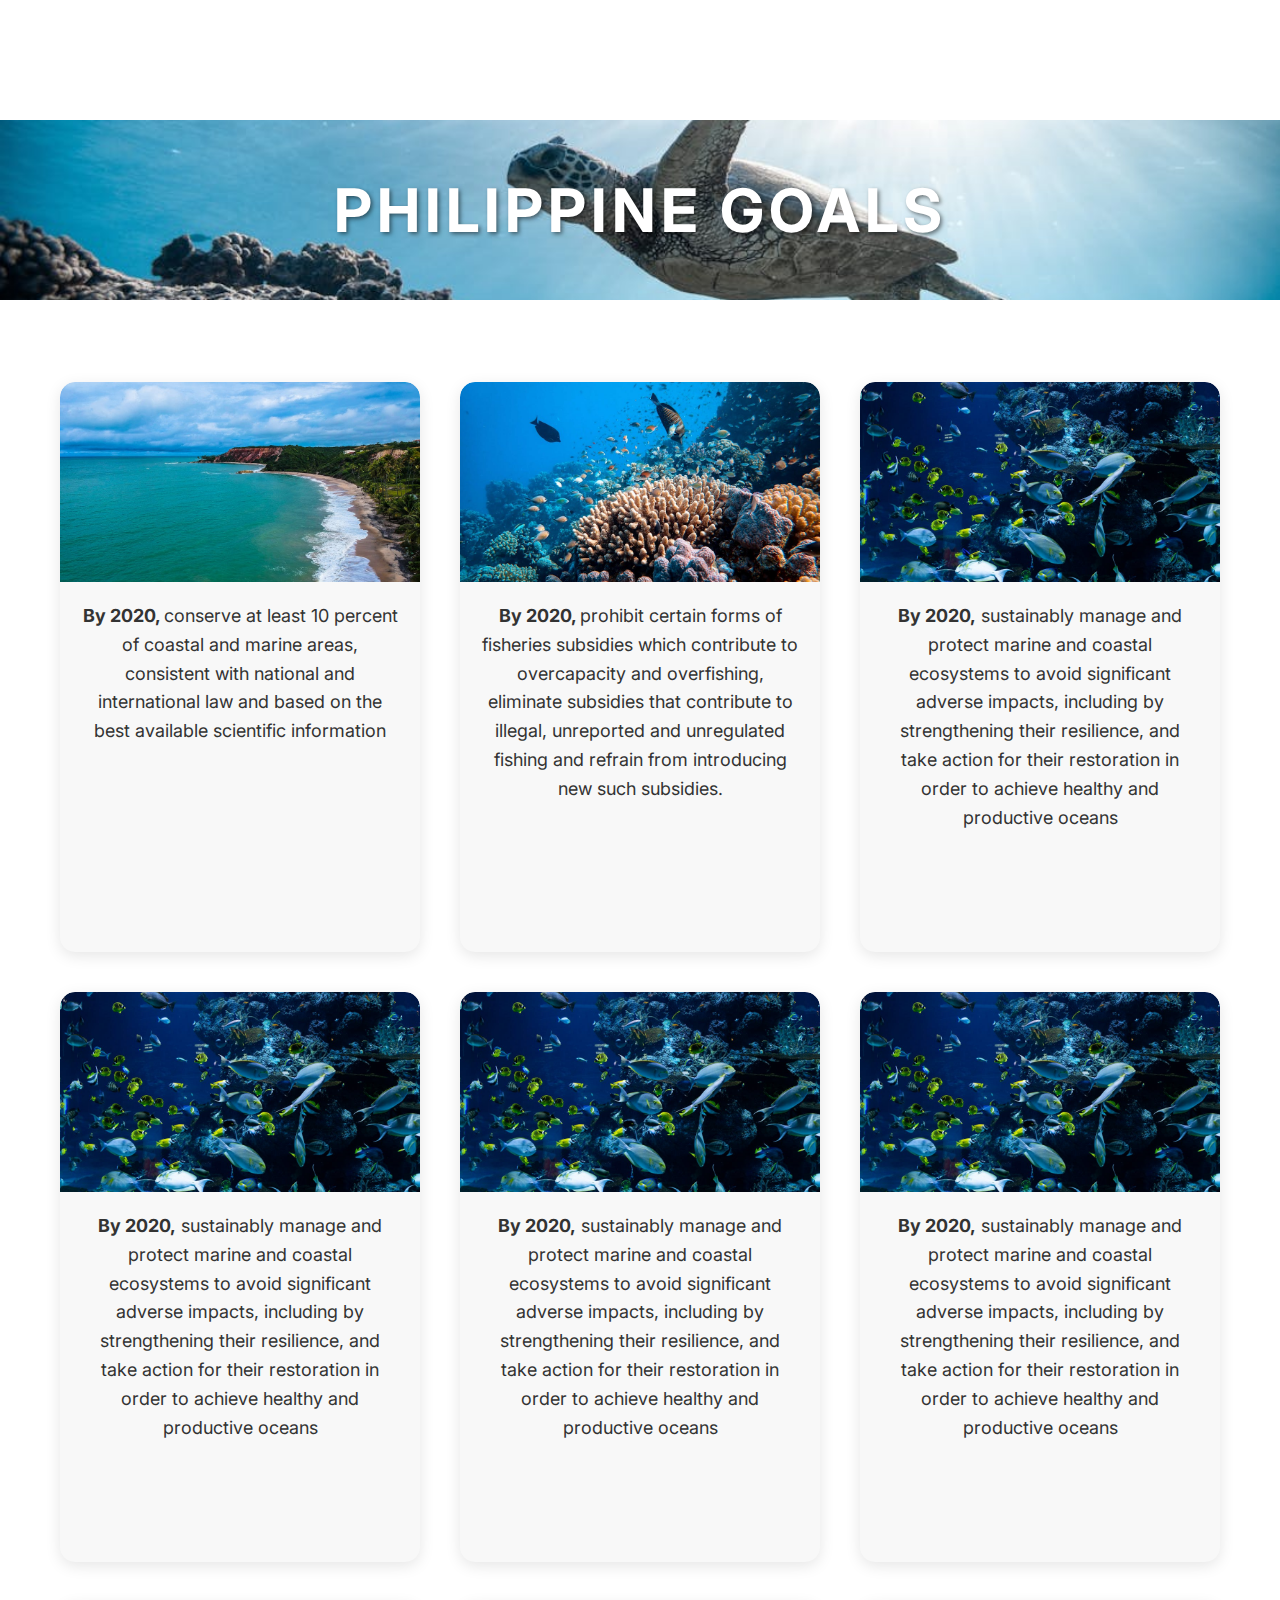
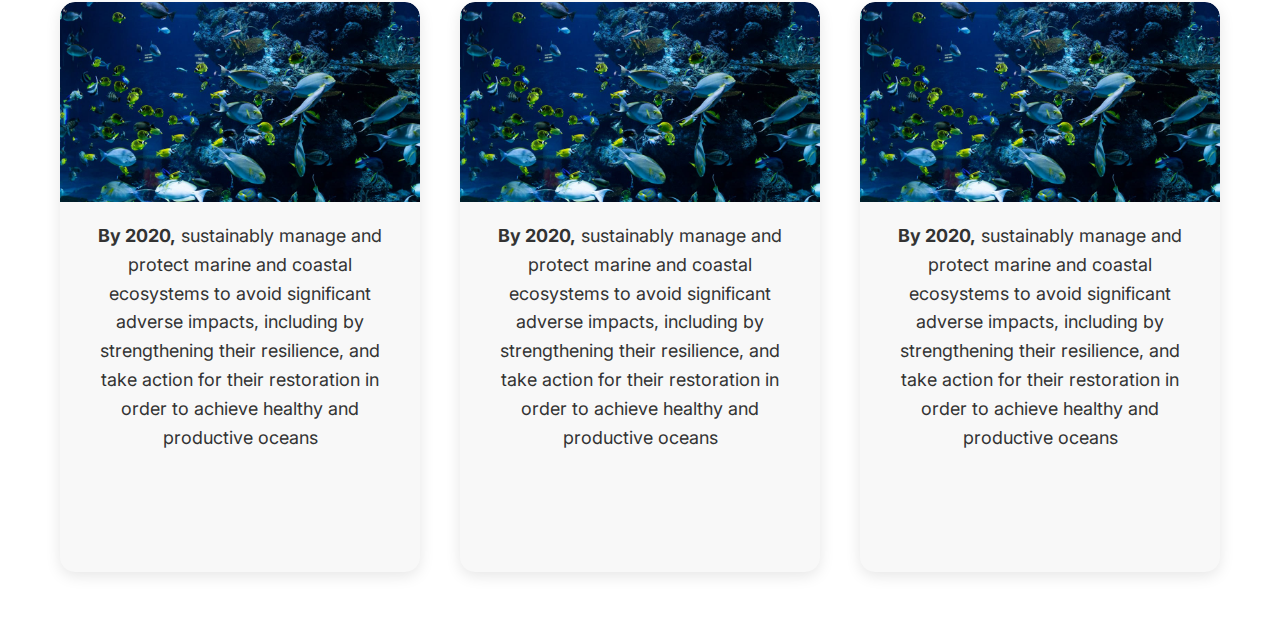
<file: goals.html>
<!DOCTYPE html>
<html lang="en">
<head>
    <meta charset="UTF-8">
    <meta name="viewport" content="width=device-width, initial-scale=1.0">
    <link rel="stylesheet" href="styles/water.css"> 
    <title>SDG 14: Philippine goals </title>
</head>
<body> 
   
    <section id ="philippine-goals">
        <div class="philippine-goals-header">
            <h2>PHILIPPINE GOALS</h2>
        </div>
        <div class="goals-container">
            <div class="goals-card">
                <div class="goals-image" style="background-image: url('res/images/coastal.jpeg');"></div>
                <div class="goals-content">
                    <p><strong>By 2020, </strong>conserve at least 10 percent of coastal and marine areas, consistent with national and international law and based on the best available scientific information
                    </p>
                </div>
            </div>
            <div class="goals-card">
                <div class="goals-image" style="background-image: url('res/images/fisheries.jpeg');"></div>
                <div class="goals-content">
                    <p><strong>By 2020, </strong>prohibit certain forms of fisheries subsidies which contribute to overcapacity and overfishing, eliminate subsidies that contribute to illegal, unreported and unregulated fishing and 
                        refrain from introducing new such subsidies.</p>
                </div>
            </div>
            <div class="goals-card">
                <div class="goals-image" style="background-image: url('res/images/ocean.jpeg');"></div>
                <div class="goals-content">
                    <p><strong>By 2020,</strong> sustainably manage and protect marine and coastal ecosystems to avoid significant adverse impacts, including by strengthening their resilience, 
                        and take action for their restoration in order to achieve healthy and productive oceans</p>
                </div>
            </div>

            <div class="goals-card">
                <div class="goals-image" style="background-image: url('res/images/ocean.jpeg');"></div>
                <div class="goals-content">
                    <p><strong>By 2020,</strong> sustainably manage and protect marine and coastal ecosystems to avoid significant adverse impacts, including by strengthening their resilience, 
                        and take action for their restoration in order to achieve healthy and productive oceans</p>
                </div>
            </div>

            <div class="goals-card">
                <div class="goals-image" style="background-image: url('res/images/ocean.jpeg');"></div>
                <div class="goals-content">
                    <p><strong>By 2020,</strong> sustainably manage and protect marine and coastal ecosystems to avoid significant adverse impacts, including by strengthening their resilience, 
                        and take action for their restoration in order to achieve healthy and productive oceans</p>
                </div>
            </div>

            <div class="goals-card">
                <div class="goals-image" style="background-image: url('res/images/ocean.jpeg');"></div>
                <div class="goals-content">
                    <p><strong>By 2020,</strong> sustainably manage and protect marine and coastal ecosystems to avoid significant adverse impacts, including by strengthening their resilience, 
                        and take action for their restoration in order to achieve healthy and productive oceans</p>
                </div>
            </div>

            <div class="goals-card">
                <div class="goals-image" style="background-image: url('res/images/ocean.jpeg');"></div>
                <div class="goals-content">
                    <p><strong>By 2020,</strong> sustainably manage and protect marine and coastal ecosystems to avoid significant adverse impacts, including by strengthening their resilience, 
                        and take action for their restoration in order to achieve healthy and productive oceans</p>
                </div>
            </div>
            <div class="goals-card">
                <div class="goals-image" style="background-image: url('res/images/ocean.jpeg');"></div>
                <div class="goals-content">
                    <p><strong>By 2020,</strong> sustainably manage and protect marine and coastal ecosystems to avoid significant adverse impacts, including by strengthening their resilience, 
                        and take action for their restoration in order to achieve healthy and productive oceans</p>
                </div>
            </div>
            <div class="goals-card">
                <div class="goals-image" style="background-image: url('res/images/ocean.jpeg');"></div>
                <div class="goals-content">
                    <p><strong>By 2020,</strong> sustainably manage and protect marine and coastal ecosystems to avoid significant adverse impacts, including by strengthening their resilience, 
                        and take action for their restoration in order to achieve healthy and productive oceans</p>
                </div>
            </div>
        </div>
</body>
</html>
</file>
<file: styles/water.css>
@import url("style.css");

.header-banner {
    width: 100%;
    height: 100vh;
    position: relative;
    overflow: hidden;
    display: flex;
    align-items: center;
    color: white;
    z-index: 1000;
}

.header-nav {
    position: fixed;
    top: 0;
    right: 0;
    padding: 10px;
    z-index: 1001;
}

.header-nav ul {
    list-style-type: none;
    padding: 0;
    margin: 0;
    display: flex;
    justify-content: flex-end;
}

.header-nav ul li {
    margin: 10px 20px 10px 0px;
    position: relative;
}

.header-nav ul li a {
    display: block;
    position: relative;
}

.header-nav ul li a img {
    width: auto;
    height: 50px;
    opacity: 0.5;
    transition: opacity 0.3s ease;
    object-fit: contain;
}

.header-nav ul li a.active img {
    opacity: 1;
}

.header-nav ul li a:hover img {
    opacity: 1;
}

.header-nav ul li a::after {
    content: attr(data-tooltip);
    position: absolute;
    bottom: -30px;
    left: 50%;
    transform: translateX(-50%);
    background-color: rgba(0, 0, 0, 0.8);
    color: #fff;
    padding: 5px 10px;
    border-radius: 5px;
    font-size: 12px;
    white-space: nowrap;
    opacity: 0;
    pointer-events: none;
    transition: opacity 0.3s ease;
}

.header-nav ul li a:hover::after {
    opacity: 0.8;
}

.header-background-video {
    position: absolute;
    width: 100%;
    height: 100%;
    object-fit: cover;
    z-index: -1;
}

.header-content {
    text-align: center;
    max-width: 900px;
    padding: 20px;
    margin: 0 auto;
    top: 30%;
    left: 50%;
    transform: translateX(-50%);
    position: absolute;
    z-index: 1;
}

.header-mainText {
    font-size: 120px;
    font-weight: bold;
    margin-bottom: 5px;
}

.header-subText {
    font-size: 50px;
    margin-bottom: 10px;
    letter-spacing: 5px;
}

.header-description {
    font-size: 30px;
    line-height: 1.5;
}

.header-buttons-container {
    margin-top: 20px;
    display: flex;
    justify-content: center;
    gap: 15px;
}

.header-buttons {
    display: inline-block;
    padding: 10px 25px;
    background-color: rgba(255, 255, 255, 0.2);
    color: white;
    text-decoration: none;
    border-radius: 5px;
    transition: background-color 0.3s, transform 0.3s;
    margin: 25px 0px 0px 20px;
}

.header-buttons:hover {
    background-color: rgba(0, 255, 255, 0.3);
    transform: translateY(-2px);
}

/* Problems Section */
.problems-container {
    display: grid;
    grid-template-columns: 40% 60%;
    width: 90%;
    height: 450px;
    margin: 30px auto;
    padding: 40px;
}

.problems-container-inverted {
    display: grid;
    grid-template-columns: 60% 40%;
    width: 90%;
    height: 450px;
    margin: 40px auto;
    padding: 40px;
}

.problems-header h2 {
    font-size: 50px;
    width: 100%;
    text-align: center;
    line-height: 0.1em;
    margin: 100px 0 70px;
    color: #1545a0;
}

.problems-header span {
    padding: 0 3.3vw;
}

.problems-header h2::before,
.problems-header h2::after {
    content: "";
    display: inline-block;
    width: 33%;
    border-bottom: 4px solid #1545a0;
    vertical-align: middle;
}

.problems-container img,
.problems-container-inverted img {
    object-fit: cover;
    width: 100%;
    height: 450px;
    border-radius: 60px;
    vertical-align: middle;
    margin-top: 10px;
}

.problems-captions h2 {
    text-align: center;
    font-size: 45px;
    padding: 10px 30px;
    margin-top: 50px;
}

.problems-captions .line {
    margin-top: 10px;
}

.problems-captions p {
    font-size: 32px;
    padding: 30px 30px;
    text-align: center;
    padding: 20px;
    margin: 10px;
}

/* Philippine Goals Section */
#philippine-goals {
    min-height: 100vh;
    display: flex;
    flex-direction: column;
}

.philippine-goals-header {
    background-image: url(../res/images/water-goal-header.jpeg);
    background-size: cover;
    background-position: center;
    height: 180px;
    display: flex;
    justify-content: center;
    align-items: center;
    margin: 120px 0px 32px 0px;
}

.philippine-goals-header h2 {
    color: white;
    font-size: 60px;
    text-shadow: 2px 2px 4px rgba(0, 0, 0, 0.5);
    text-transform: uppercase;
    letter-spacing: 5px;
}

.goals-container {
    max-width: 1200px;
    margin: 30px auto;
    display: flex;
    justify-content: space-around;
    flex-wrap: wrap;
}

.goals-card {
    width: 30%;
    height: 570px;
    margin: 20px;
    background-color: #f8f8f8;
    border-radius: 15px;
    overflow: hidden;
    box-shadow: 0 4px 15px rgba(0, 0, 0, 0.1);
    transition: transform 0.3s ease, box-shadow 0.3s ease;
    display: flex;
    flex-direction: column;
}

.goals-card:hover {
    transform: translateY(-5px);
    box-shadow: 0 6px 20px rgba(0, 0, 0, 0.15);
}

.goals-image {
    width: 100%;
    height: 200px;
    background-size: cover;
    background-position: center;
    border-top-left-radius: 15px;
    border-top-right-radius: 15px;
}

.goals-content {
    flex-grow: 1;
    padding: 20px;
    display: flex;
    flex-direction: column;
    text-align: center;
}

.goals-content p {
    font-size: 18px;
    line-height: 1.6;
    color: #333;
    margin: 0;
}

.goals-content .goals-title {
    color: #1A54BA;
    font-size: 20px;
    display: block;
    margin-bottom: 10px;
    font-weight: bold;
    text-align: center;
}

.goals-see-more {
    text-align: center;
    margin-top: 30px;
    width: 100%;
    display: flex;
    justify-content: center;
    align-items: center;
}

.goals-see-more .button {
    padding: 12px 30px;
    background: #1A54BA;
    color: white;
    border: none;
    border-radius: 25px;
    cursor: pointer;
    font-size: 16px;
    font-weight: bold;
    transition: 0.3s ease;
    box-shadow: 0 4px 10px rgba(26, 84, 186, 0.3);
    text-decoration: none;
}

.goals-see-more .button:hover {
    background: #6098ff;
}

/* Government Projects Section */
.projects-container {
    position: relative;
    text-align: center;
    color: white;
    margin: 0;
    height: 70vh;
    overflow: hidden;
}

.projects-header h2 {
    color: #1545a0;
    text-align: center;
    font-size: 45px;
    margin-top: 70px;
}

.line {
    height: 4px;
    width: 200px;
    color: gray;
    background-color: #1545a0;
    margin: 20px auto;
    margin-bottom: 50px;
}

.projects-captions {
    position: absolute;
    top: 10px;
    left: 20px;
    color: white;
    text-align: left;
    padding: 30px;
}

.projects-captions h1 {
    font-size: 60px;
    margin-top: 10px;
    margin-left: 10px;
}

.projects-captions p {
    padding-left: 50px;
    font-size: 30px;
    margin-top: 20px;
}

.projects-container img {
    object-fit: cover;
    filter: brightness(70%);
    width: 100%;
    height: 100%;
    object-position: center;
    margin: 0;
}

.projects-container .button {
    color: rgb(255, 255, 255);
    border: 2px solid #ffffff;
    background-color: transparent;
    padding: 9px 25px;
    text-align: center;
    text-decoration: none;
    display: inline-block;
    font-size: 12px;
    margin: 2px 2px;
    transition-duration: 0.4s;
    cursor: pointer;
    border-radius: 90px;
    margin-left: 50px;
    margin-top: 20px;
    text-decoration: none;
}

.projects-container .button:hover {
    background-color: #1545a0;
    border: 2px solid #1545a0;
}

.scroll-wrapper {
    position: fixed;
    bottom: 70px;
    right: 10px;
    z-index: 999;
}

.scroll-container {
    position: absolute;
    right: 10px;
    border-radius: 50%;
    background-color: #1545a0;
    padding: 5px;
    height: 55px;
    width: 55px;
    transition: 150ms;
    opacity: .8;
}

.scroll-container:hover {
    opacity: .5;
}

.scroll-container img,
.scroll-container a {
    height: auto;
    width: 100%;
}

/* Innovations Section */
#innovations {
    min-height: 100vh;
    display: flex;
    flex-direction: column;
    align-items: center;
}

.innovations-title {
    height: 180px;
    width: 100%;
    display: flex;
    justify-content: center;
    align-items: center;
    margin-bottom: 50px;
}

.innovations-title h2 {
    font-size: 3.5vw;
    width: 100%;
    text-align: center;
    line-height: 0.1em;
    margin: 100px 0 70px;
    color: #1545a0;
}

.innovations-title span {
    padding: 0 2.7vw;
}

.innovations-title h2::before,
.innovations-title h2::after {
    content: "";
    display: inline-block;
    width: 33%;
    border-bottom: 4px solid #1545a0;
    vertical-align: middle;
}


.innovations-container {
    display: grid;
    grid-template-columns: repeat(auto-fill, minmax(220px, 1fr));
    gap: 40px;
    width: 100%;
    max-width: 1200px;
    justify-items: center;
    padding: 0 20px;
}

.book-flip {
    position: relative;
    border-radius: 10px;
    width: 220px;
    height: 300px;
    background-color: whitesmoke;
    perspective: 1000px;
    overflow: hidden;
}

.book-content {
    position: relative;
    width: 90%;
    height: 100%;
    display: flex;
    flex-direction: column;
    justify-content: center;
    padding: 10px 0px 10px 50px;
    box-sizing: border-box;
}

.book-flip p {
    font-size: 16px;
    font-weight: normal;
    margin: 0px;
    text-align: left;
    overflow: hidden;
    height: 100%;
    width: 80%;
}

.cover-page {
    position: absolute;
    top: 0;
    left: 0;
    width: 100%;
    height: 100%;
    display: flex;
    align-items: center;
    justify-content: center;
    transition: all 0.5s;
    transform-origin: left;
    box-shadow: 1px 1px 12px #272727;
}

.book-flip:hover .cover-page {
    transform: rotateY(-80deg);
}

.book-flip:nth-child(1) .cover-page {
    background-image: url(../res/images/water-innovasea-image.png);
    background-size: cover;
    background-position: center;
}

.book-flip:nth-child(2) .cover-page {
    background-image: url(../res/images/water-upstreamtech-image.png);
    background-size: cover;
    background-position: center;
}

.book-flip:nth-child(3) .cover-page {
    background-image: url(../res/images/water-shellcatch-image.png);
    background-size: cover;
    background-position: center;
}

.book-flip:nth-child(4) .cover-page {
    background-image: url(../res/images/water-ashored-image.png);
    background-size: cover;
    background-position: center;
}

.book-flip:nth-child(5) .cover-page {
    background-image: url(../res/images/water-xpertsea-image.png);
    background-size: cover;
    background-position: center;
}

.book-flip:nth-child(6) .cover-page {
    background-image: url(../res/images/water-knipbi-image.png);
    background-size: cover;
    background-position: center;
}

.book-flip:nth-child(7) .cover-page {
    background-image: url(../res/images/water-monitorfish-image.png);
    background-size: cover;
    background-position: center;
}

.book-flip:nth-child(8) .cover-page {
    background-image: url(../res/images/water-seakura-image.png);
    background-size: cover;
    background-position: center;
}

/* Footer */
.footer-container {
    background-image: url(../res/images/water-footer.png);
    color: white;
    margin-top: 5%;
    padding: 40px 20px;
    display: flex;
    justify-content: space-between;
    align-items: flex-start;
    flex-wrap: wrap;
    box-shadow: 0 -4px 8px rgba(250, 10, 10, 0.1);
    height: auto;
    width: auto;
}

.footer-contact {
    display: flex;
    flex-direction: column;
    align-items: flex-start;
    flex-basis: 25%;
    text-align: left;
    font-size: 20px;
}

.footer-contact p {
    margin: 8px 0;
    color: #fffbfb;
}

.footer-contact p strong {
    display: block;
    margin-bottom: 2px;
}

.footer-slogan-container {
    flex-basis: 30%;
    display: flex;
    justify-content: space-around;
    align-items: center;
    border: 1px solid #ffffff;
    padding: 30px;
    margin-top: 30px;
    border-radius: 40px;
    box-shadow: 0 4px 8px rgba(0, 0, 0, 0.2);
    text-align: center;
}

.footer-slogan {
    font-size: 30px;
    color: #ffffff;
}

.footer-buttons {
    display: flex;
    flex-direction: column;
}

.footer-buttons a {
    display: inline-block;
    text-decoration: none;
    color: #ffffff;
    font-size: 16px;
    font-weight: bold;
    padding: 10px 20px;
    margin: 5px 0;
    border-radius: 25px;
    border: 2px solid #ffffff;
    transition: background 0.3s ease;
}

.footer-buttons a:hover {
    background-color: #6FA1FB;
    border: 2px solid #ffffff;
}

.footer-copyright {
    font-size: 20px;
    text-align: center;
    margin-top: 30px;
    width: 100%;
    color: #fffbfb;
}

.footer-logo {
    width: 30%;
    height: auto;
}

.desktop-view {
    display: block;
}

.desktop-problem2-view {
    display: grid;
}

.mobile-view {
    display: none;
}

.revert-problem2-view {
    display: none;
}

@media (max-width: 1220px) {

    @font-face {
        font-family: 'Poppins';
        src: url(../res/fonts/Poppins-Regular.ttf);
    }

    * {
        font-family: 'Poppins', sans-serif;
    }

    .header-content {
        top: 20%;
    }

    .problems-header span {
        padding: 0;
    }

    .problems-header h2::before,
    .problems-header h2::after {
        display: none;
    }

    .problems-container {
        display: flex;
        flex-direction: column;
        height: auto;
    }

    .problems-container-inverted {
        display: flex;
        flex-direction: column-reverse;
        height: auto;
    }

    .projects-container {
        height: auto;
    }

    .projects-captions {
        top: 10%;
    }

    .innovations-title h2::before,
    .innovations-title h2::after {
        display: none;
    }

    .innovations-title span {
        padding: 0;
        width: 100%;
    }

    .footer-logo {
        width: 30%;
        height: auto;
    }
}

@media (max-width: 1023px) {
    .desktop-view {
        display: none;
    }

    .mobile-view {
        display: block;
    }

    body {
        background-color: rgb(218, 255, 234);
        margin: 0;
        padding: 0;
    }

    .header-content {
        top: 15%;
    }

    .header-mainText {
        font-size: 80px;
    }

    .header-subText {
        font-size: 20px;
    }

    .header-description {
        font-size: 15px;
    }

    .header-button {
        display: grid;
        grid-template-columns: auto auto;
    }

    .problems-container {
        display: flex;
        flex-direction: column;
        width: 100%;
        padding: 0 40px;
        height: auto;
    }

    .problems-container-inverted {
        display: flex;
        flex-direction: column-reverse;
        width: 100%;
        padding: 0 40px;
        height: auto;
        margin-top: 0;
        margin-bottom: 0;
    }

    .problems-container img,
    .problems-container-inverted img {
        object-fit: cover;
        width: 80vw;
        height: 40vh;
        border-radius: 60px;
        margin: auto;
    }

    .problems-captions h2 {
        text-align: center;
        font-size: 35px;
        margin-top: 20px;
    }

    .problems-captions .line {
        margin: 5px auto;
    }

    .problems-captions p {
        font-size: 16px;
        text-align: center;
    }

    .philippine-goals-header {
        background-image: url("../res/images/Mobile-Phil-goalsHeader.jpg");
    }

    .philippine-goals-header h2 {
        font-size: 60px;
        text-align: center;
    }

    .goals-container {
        margin: 30px auto;
        display: flex;
        flex-direction: column;
    }

    .goals-card {
        width: 50%;
        margin: auto;
        margin-bottom: 30px;
    }

    .goals-content p {
        font-size: 18px;
    }

    .goals-content title {
        color: #186423;
        font-size: 20px;
    }

    .goals-see-more {
        text-align: center;
        width: 100%;
    }

    .projects-container {
        margin: 0;
        height: 50vh;
    }

    .projects-captions h1 {
        text-shadow: 5px 3px rgba(0, 0, 0, 0.3);
        margin-left: 0;
        font-size: 30px;
    }

    .projects-captions p {
        text-shadow: 1px 1px rgba(0, 0, 0, 0.3);
        font-size: 18px;
        padding-left: 0;
        margin-top: 20px;
    }

    .projects-container img {
        object-fit: cover;
        width: 100%;
        height: 100%;
        object-position: top;
        margin: 0;
    }

    .projects-container button {
        font-size: 15px;
        margin: 20px 0px 0px 0px;
    }

    .innovations-title {
        height: 180px;
    }

    .innovations-title h2 {
        font-size: 50px;
    }

    .book-flip:nth-child(1) .cover-page {
        background-image: url("../res/images/cartoon-water-innovasea-image.png");
    }

    .book-flip:nth-child(2) .cover-page {
        background-image: url("../res/images/cartoon-water-upstreamtech-image.png");
    }

    .book-flip:nth-child(3) .cover-page {
        background-image: url("../res/images/cartoon-water-shellcatch-image.png");
    }

    .book-flip:nth-child(4) .cover-page {
        background-image: url("../res/images/cartoon-water-ashored-image.png");
    }

    .book-flip:nth-child(5) .cover-page {
        background-image: url("../res/images/cartoon-water-xpertsea-image.png");
    }

    .book-flip:nth-child(6) .cover-page {
        background-image: url("../res/images/cartoon-water-knipbi-image.png");
    }

    .book-flip:nth-child(7) .cover-page {
        background-image: url("../res/images/cartoon-water-monitorfish-image.png");
    }

    .book-flip:nth-child(8) .cover-page {
        background-image: url("../res/images/cartoon-water-seakura-image.png");
    }

    .footer-container {
        display: grid;
        grid-template-columns: 1fr 1fr 1fr;
        padding: 15px 15px;
        gap: 10px;
        margin-top: 30px;
    }

    .footer-logo {
        width: 70%;
        height: auto;
    }

    .footer-contact {
        display: flex;
        flex-direction: column;
        text-align: left;
        font-size: 20px;
        grid-column: span 1;
    }

    .footer-slogan {
        font-size: 24px;
    }

    .footer-slogan-container {
        gap: 10px;
        grid-column: span 1;
    }

    .footer-buttons a:hover {
        background-color: #73ce84;
        border: 2px solid #ffffff;
    }

    .footer-copyright {
        grid-column: span 3;
    }
}

@media (max-width: 480px) {

    .problems-container {
        padding: 0;
    }

    .problems-container-inverted {
        padding: 0;
    }

    .goals-card {
        width: 90%;
        margin: 5%;
    }

    .projects-container {
        height: 100vh;
    }

    .projects-captions h1 {
        padding-top: 10vh;
    }

    .footer-container {
        grid-template-columns: 1fr 1fr;
    }

    .footer-slogan-container {
        grid-column: span 2;
    }

    .footer-copyright {
        grid-column: span 2;
    }
}
</file>
